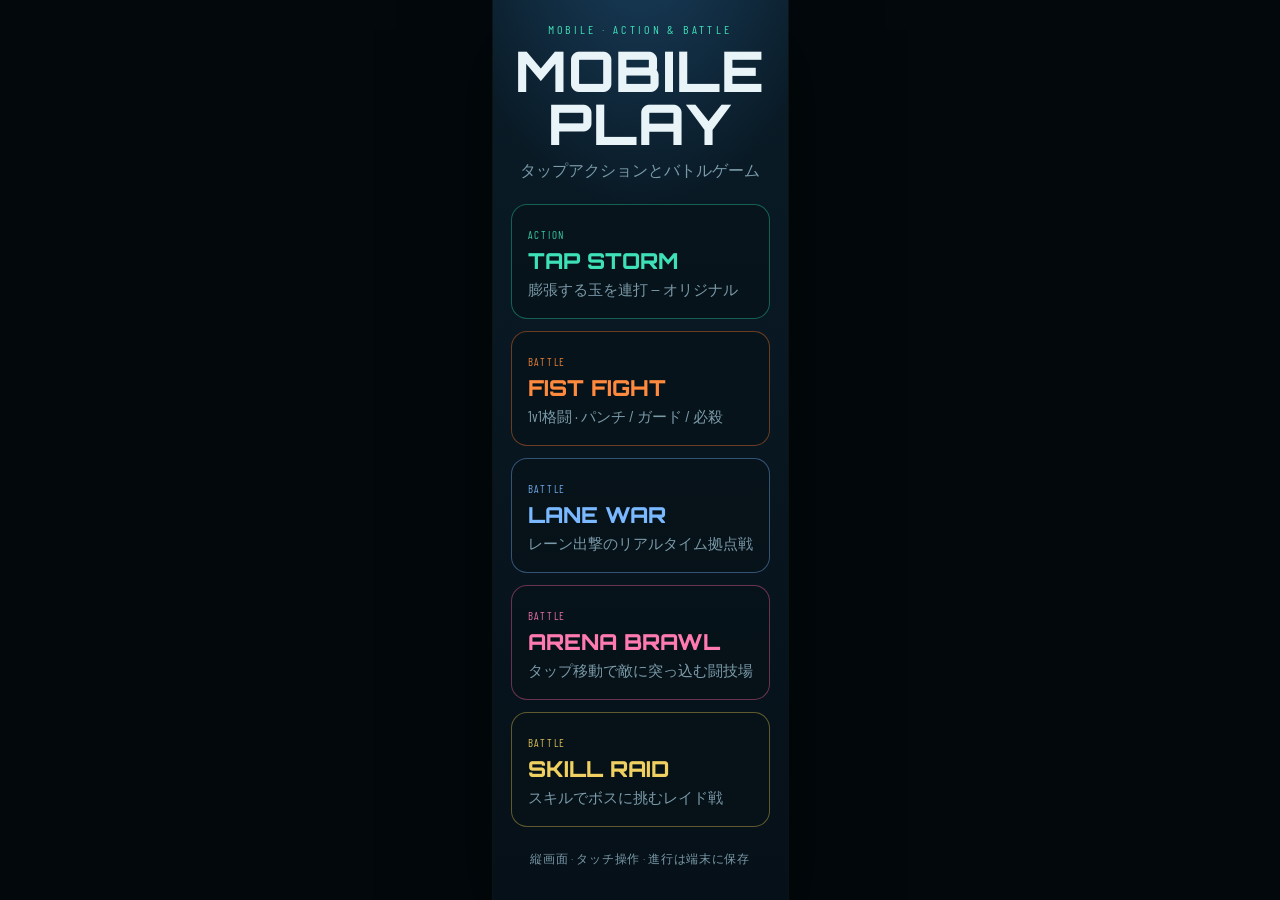
<file: index.html>
<!doctype html>
<html lang="ja">
<head>
  <meta charset="UTF-8" />
  <meta name="viewport" content="width=device-width, initial-scale=1, maximum-scale=1, user-scalable=no, viewport-fit=cover" />
  <meta name="apple-mobile-web-app-capable" content="yes" />
  <meta name="theme-color" content="#061018" />
  <meta name="description" content="スマホ向け · TAP STORM + バトルゲーム集" />
  <title>MOBILE PLAY</title>
  <link rel="preconnect" href="https://fonts.googleapis.com" />
  <link href="https://fonts.googleapis.com/css2?family=Orbitron:wght@600;800&family=Barlow+Condensed:wght@500;700&display=swap" rel="stylesheet" />
  <link rel="stylesheet" href="css/hub.css" />
</head>
<body>
  <div id="hub">
    <header>
      <p class="eyebrow">MOBILE · ACTION & BATTLE</p>
      <h1>MOBILE<br />PLAY</h1>
      <p class="lead">タップアクションとバトルゲーム</p>
    </header>
    <nav class="cards" aria-label="games">
      <a class="card c1" href="games/tap-storm/index.html">
        <span class="tag">ACTION</span>
        <h2>TAP STORM</h2>
        <p>膨張する玉を連打 — オリジナル</p>
      </a>
      <a class="card c2" href="games/fist-fight/index.html">
        <span class="tag">BATTLE</span>
        <h2>FIST FIGHT</h2>
        <p>1v1格闘 · パンチ / ガード / 必殺</p>
      </a>
      <a class="card c3" href="games/lane-war/index.html">
        <span class="tag">BATTLE</span>
        <h2>LANE WAR</h2>
        <p>レーン出撃のリアルタイム拠点戦</p>
      </a>
      <a class="card c4" href="games/arena-brawl/index.html">
        <span class="tag">BATTLE</span>
        <h2>ARENA BRAWL</h2>
        <p>タップ移動で敵に突っ込む闘技場</p>
      </a>
      <a class="card c5" href="games/skill-raid/index.html">
        <span class="tag">BATTLE</span>
        <h2>SKILL RAID</h2>
        <p>スキルでボスに挑むレイド戦</p>
      </a>
    </nav>
    <footer>縦画面 · タッチ操作 · 進行は端末に保存</footer>
  </div>
</body>
</html>
</file>
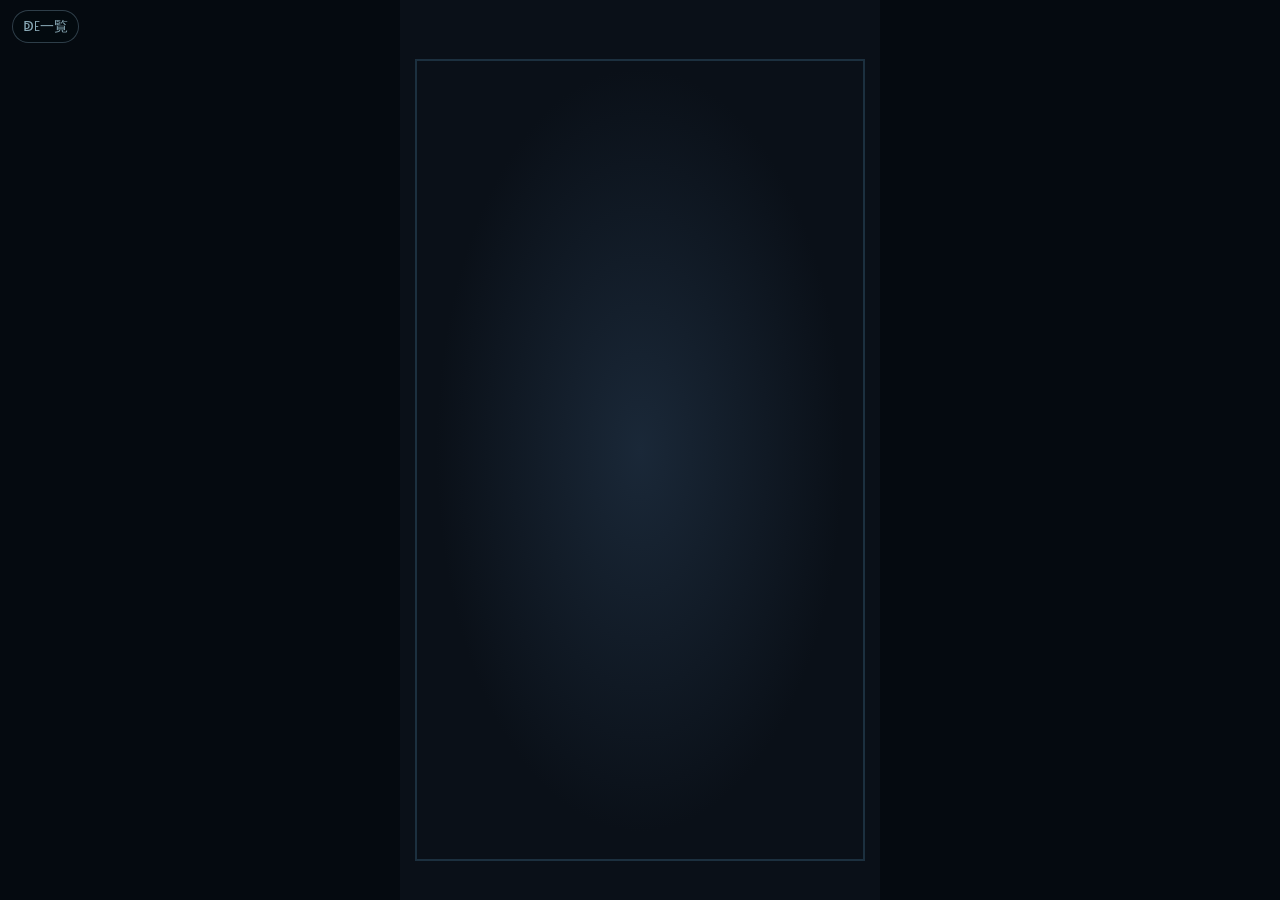
<file: games/arena-brawl/index.html>
<!doctype html>
<html lang="ja">
<head>
  <meta charset="UTF-8" />
  <meta name="viewport" content="width=device-width, initial-scale=1, maximum-scale=1, user-scalable=no, viewport-fit=cover" />
  <meta name="theme-color" content="#0c1018" />
  <title>ARENA BRAWL</title>
  <link href="https://fonts.googleapis.com/css2?family=Orbitron:wght@700;800&family=Barlow+Condensed:wght@600;700&display=swap" rel="stylesheet" />
  <link rel="stylesheet" href="shell.css" />
  <style>
    #app { background: radial-gradient(ellipse at 50% 50%, #1a2838 0%, #0a1018 60%); }
    .eye, h2.result, .hud-top .mid b { color: #60d0ff; }
    .cta { color: #041018; background: linear-gradient(135deg, #90e0ff, #30a0ff); }
    .hint-f {
      position: absolute; left: 0; right: 0; bottom: calc(18px + env(safe-area-inset-bottom,0px));
      text-align: center; z-index: 6; pointer-events: none; color: #6a90a8; font-size: 13px;
    }
  </style>
</head>
<body>
  <a class="back" href="../../index.html">ↁE一覧</a>
  <div id="app">
    <canvas id="c"></canvas>
    <div id="hud" class="hidden">
      <div class="hud-top">
        <div><span class="l">KILLS</span><b id="score">0</b></div>
        <div class="mid"><span class="l">WAVE</span><b id="wave">1</b></div>
        <div class="right"><span class="l">BEST</span><b id="best">0</b></div>
      </div>
      <div id="combo" class="combo">ÁE</div>
      <div id="lives" class="lives"></div>
      <div class="hint-f">画面をタチE�Eして移勁E/ 敵に触れて攻撁E/div>
    </div>
    <div id="title" class="screen">
      <p class="eye">ARENA SURVIVAL</p>
      <h1>ARENA<br />BRAWL</h1>
      <p class="lead">タチE�Eで移動し敵に突っ込んで倒すバトルロイヤル型戦闁E/p>
      <button id="start" class="cta">ENTER</button>
    </div>
    <div id="result" class="screen hidden">
      <p class="eye">ELIMINATED</p>
      <h2 class="result" id="rs">0</h2>
      <button id="again" class="cta">RETRY</button>
      <button id="home" class="cta ghost">TITLE</button>
    </div>
  </div>
  <script type="module" src="./main.js"></script>
</body>
</html>
</file>
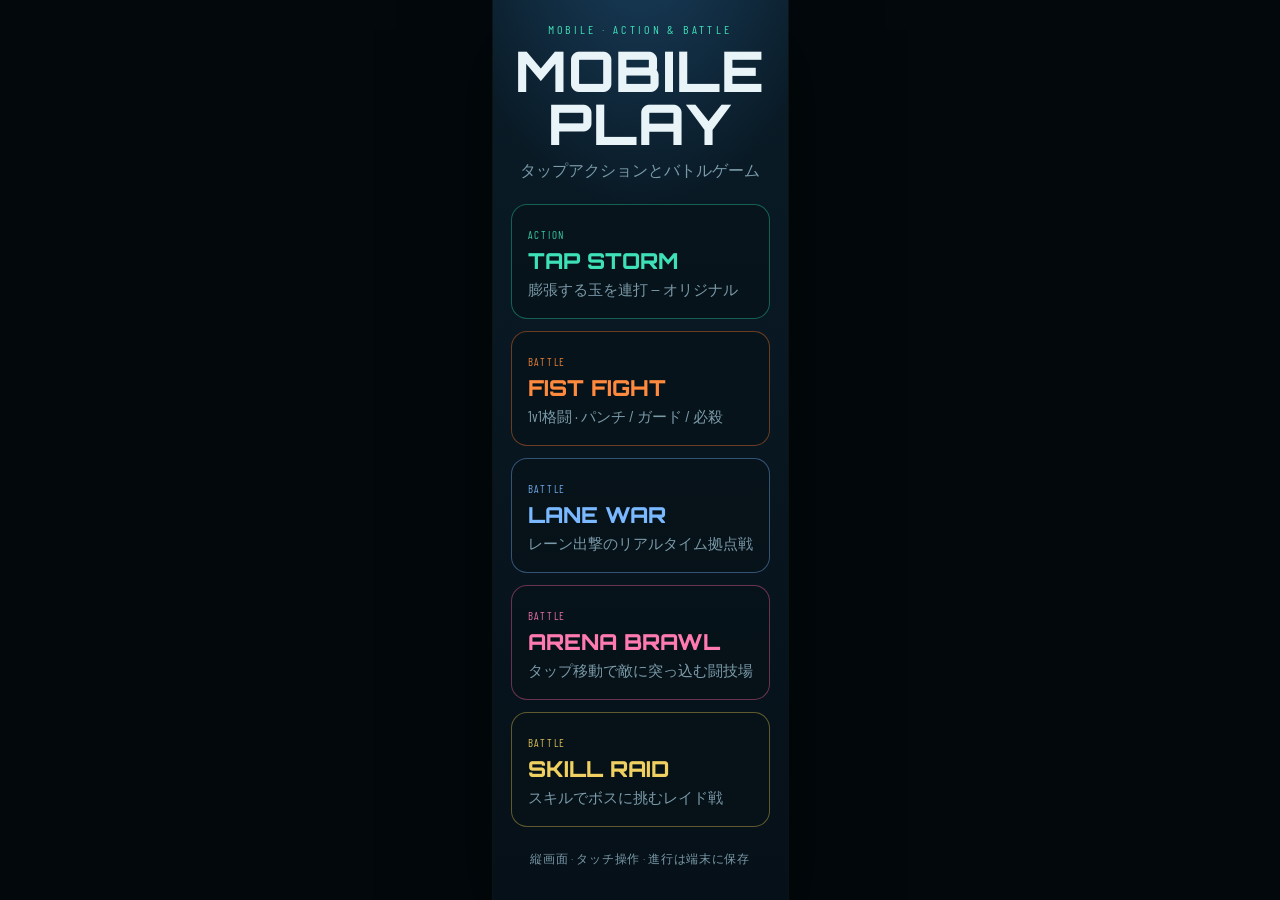
<file: games/boss-mash/index.html>
<!doctype html>
<html lang="ja">
<head>
  <meta charset="UTF-8" />
  <meta http-equiv="refresh" content="0; url=../../index.html" />
  <script>location.replace('../../index.html');</script>
  <title>Moved</title>
</head>
<body>
  <p>こ�Eゲームは移動しました、Ea href="../../index.html">一覧へ</a></p>
</body>
</html>
</file>
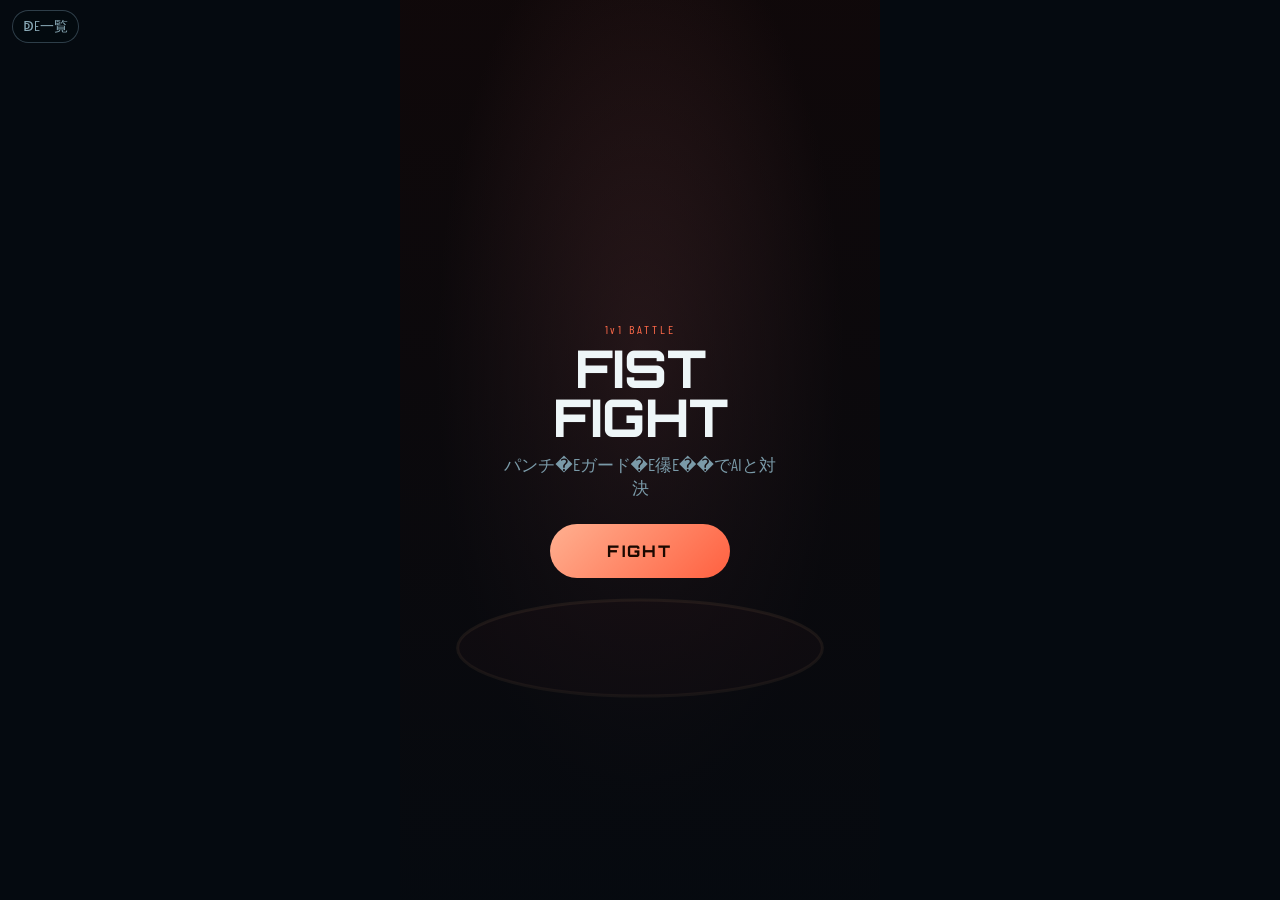
<file: games/fist-fight/index.html>
<!doctype html>
<html lang="ja">
<head>
  <meta charset="UTF-8" />
  <meta name="viewport" content="width=device-width, initial-scale=1, maximum-scale=1, user-scalable=no, viewport-fit=cover" />
  <meta name="theme-color" content="#1a0a0a" />
  <title>FIST FIGHT</title>
  <link href="https://fonts.googleapis.com/css2?family=Orbitron:wght@700;800&family=Barlow+Condensed:wght@600;700&display=swap" rel="stylesheet" />
  <link rel="stylesheet" href="shell.css" />
  <style>
    #app { background: radial-gradient(ellipse at 50% 40%, #402020 0%, #120808 60%); }
    .eye, h2.result { color: #ff6a4a; }
    .cta { color: #1a0800; background: linear-gradient(135deg, #ffb090, #ff6040); }
    #battle-ui {
      position: absolute; left: 0; right: 0; bottom: 0; z-index: 8;
      padding: 12px 14px calc(18px + env(safe-area-inset-bottom, 0px));
      display: grid; grid-template-columns: 1fr 1.2fr 1fr; gap: 10px; pointer-events: all;
    }
    #battle-ui button {
      border: 0; border-radius: 14px; min-height: 64px; font-family: Orbitron, sans-serif;
      font-weight: 800; font-size: 14px; letter-spacing: 0.08em; color: #fff; cursor: pointer;
    }
    #btn-block { background: #2a3848; }
    #btn-punch { background: linear-gradient(180deg, #ff8060, #e03020); font-size: 18px; }
    #btn-special { background: linear-gradient(180deg, #ffd060, #e09020); color: #201000; }
    #btn-special:disabled, #btn-punch:disabled, #btn-block:disabled { opacity: 0.4; }
    .hp-wrap { position: absolute; left: 14px; right: 14px; top: calc(14px + env(safe-area-inset-top,0px)); z-index: 6; pointer-events: none; }
    .hp-row { display: flex; justify-content: space-between; align-items: center; margin-bottom: 4px; font-size: 12px; letter-spacing: 0.12em; }
    .bar { height: 12px; border-radius: 6px; background: #221418; overflow: hidden; border: 1px solid #4a3030; margin-bottom: 10px; }
    .bar > i { display: block; height: 100%; width: 100%; }
    #php { background: linear-gradient(90deg, #2a8a40, #50ff80); }
    #ehp { background: linear-gradient(90deg, #8a2020, #ff5050); }
    #msg { position: absolute; left: 0; right: 0; top: 42%; text-align: center; z-index: 7;
      font-family: Orbitron, sans-serif; font-size: 28px; font-weight: 800; opacity: 0; pointer-events: none;
      text-shadow: 0 0 12px rgba(0,0,0,.8); transition: opacity 0.15s; }
    #msg.show { opacity: 1; }
  </style>
</head>
<body>
  <a class="back" href="../../index.html">ↁE一覧</a>
  <div id="app">
    <canvas id="c"></canvas>
    <div id="hud" class="hidden">
      <div class="hp-wrap">
        <div class="hp-row"><span>YOU</span><span id="round">R1</span><span id="enemy-name">RIVAL</span></div>
        <div class="bar"><i id="php"></i></div>
        <div class="bar"><i id="ehp"></i></div>
      </div>
      <div id="msg"></div>
    </div>
    <div id="battle-ui" class="hidden">
      <button type="button" id="btn-block">BLOCK</button>
      <button type="button" id="btn-punch">PUNCH</button>
      <button type="button" id="btn-special">SP</button>
    </div>
    <div id="title" class="screen">
      <p class="eye">1v1 BATTLE</p>
      <h1>FIST<br />FIGHT</h1>
      <p class="lead">パンチ�Eガード�E忁E��でAIと対決</p>
      <button id="start" class="cta">FIGHT</button>
    </div>
    <div id="result" class="screen hidden">
      <p class="eye" id="result-eye">WIN</p>
      <h2 class="result" id="rs">0</h2>
      <p class="lead" id="result-sub">wins</p>
      <button id="again" class="cta">REMATCH</button>
      <button id="home" class="cta ghost">TITLE</button>
    </div>
  </div>
  <script type="module" src="./main.js"></script>
</body>
</html>
</file>
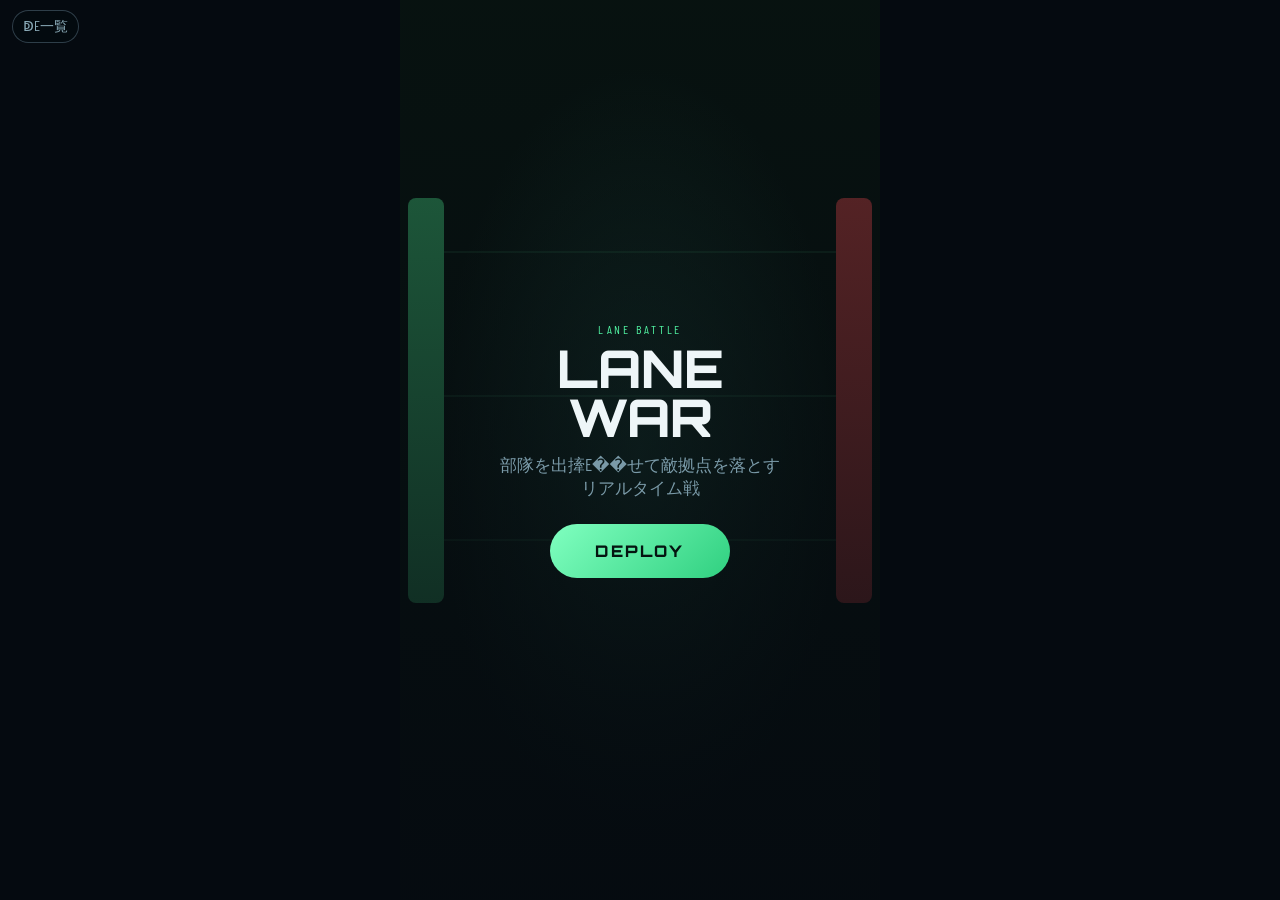
<file: games/lane-war/index.html>
<!doctype html>
<html lang="ja">
<head>
  <meta charset="UTF-8" />
  <meta name="viewport" content="width=device-width, initial-scale=1, maximum-scale=1, user-scalable=no, viewport-fit=cover" />
  <meta name="theme-color" content="#0a1410" />
  <title>LANE WAR</title>
  <link href="https://fonts.googleapis.com/css2?family=Orbitron:wght@700;800&family=Barlow+Condensed:wght@600;700&display=swap" rel="stylesheet" />
  <link rel="stylesheet" href="shell.css" />
  <style>
    #app { background: radial-gradient(ellipse at 50% 50%, #143028 0%, #081410 60%); }
    .eye, h2.result { color: #50f0a0; }
    .cta { color: #041410; background: linear-gradient(135deg, #80ffc0, #30d080); }
    #topbar {
      position: absolute; left: 12px; right: 12px; top: calc(12px + env(safe-area-inset-top,0px));
      display: flex; justify-content: space-between; gap: 8px; z-index: 6; pointer-events: none;
      font-family: Orbitron, sans-serif; font-size: 13px;
    }
    .basehp { flex: 1; }
    .basehp span { display: block; font-size: 10px; letter-spacing: .12em; color: #8ab89a; margin-bottom: 3px; }
    .basehp .bar { height: 10px; background: #142018; border-radius: 5px; overflow: hidden; border: 1px solid #2a4030; }
    .basehp .bar > i { display: block; height: 100%; }
    #ph { background: linear-gradient(90deg,#208040,#50ff90); }
    #eh { background: linear-gradient(90deg,#803020,#ff6040); }
    #gold { text-align: center; min-width: 64px; color: #ffd060; font-size: 18px; font-weight: 800; padding-top: 10px; }
    #deploy {
      position: absolute; left: 10px; right: 10px; bottom: calc(12px + env(safe-area-inset-bottom,0px));
      display: grid; grid-template-columns: repeat(3, 1fr); gap: 8px; z-index: 8; pointer-events: all;
    }
    #deploy button {
      border: 1.5px solid #3a6048; border-radius: 12px; min-height: 72px; background: rgba(10,24,16,.9);
      color: #d8ffe8; font-family: Orbitron, sans-serif; font-weight: 800; cursor: pointer;
    }
    #deploy button .c { display: block; color: #ffd060; font-size: 12px; margin-top: 4px; }
    #deploy button:disabled { opacity: 0.35; }
    #stage-label {
      position: absolute; left: 0; right: 0; top: calc(70px + env(safe-area-inset-top,0px));
      text-align: center; z-index: 6; pointer-events: none; color: #8ab89a; letter-spacing: .16em; font-size: 12px;
    }
  </style>
</head>
<body>
  <a class="back" href="../../index.html">ↁE一覧</a>
  <div id="app">
    <canvas id="c"></canvas>
    <div id="hud" class="hidden">
      <div id="topbar">
        <div class="basehp"><span>YOU</span><div class="bar"><i id="ph"></i></div></div>
        <div id="gold">0</div>
        <div class="basehp"><span>ENEMY</span><div class="bar"><i id="eh"></i></div></div>
      </div>
      <div id="stage-label">STAGE 1</div>
      <div id="deploy">
        <button type="button" data-u="inf"><div>歩兵</div><span class="c">15G</span></button>
        <button type="button" data-u="tank"><div>戦軁E/div><span class="c">40G</span></button>
        <button type="button" data-u="elite"><div>精鋭</div><span class="c">70G</span></button>
      </div>
    </div>
    <div id="title" class="screen">
      <p class="eye">LANE BATTLE</p>
      <h1>LANE<br />WAR</h1>
      <p class="lead">部隊を出撁E��せて敵拠点を落とすリアルタイム戦</p>
      <button id="start" class="cta">DEPLOY</button>
    </div>
    <div id="result" class="screen hidden">
      <p class="eye" id="result-eye">VICTORY</p>
      <h2 class="result" id="rs">1</h2>
      <p class="lead">stage cleared</p>
      <button id="again" class="cta">NEXT / RETRY</button>
      <button id="home" class="cta ghost">TITLE</button>
    </div>
  </div>
  <script type="module" src="./main.js"></script>
</body>
</html>
</file>
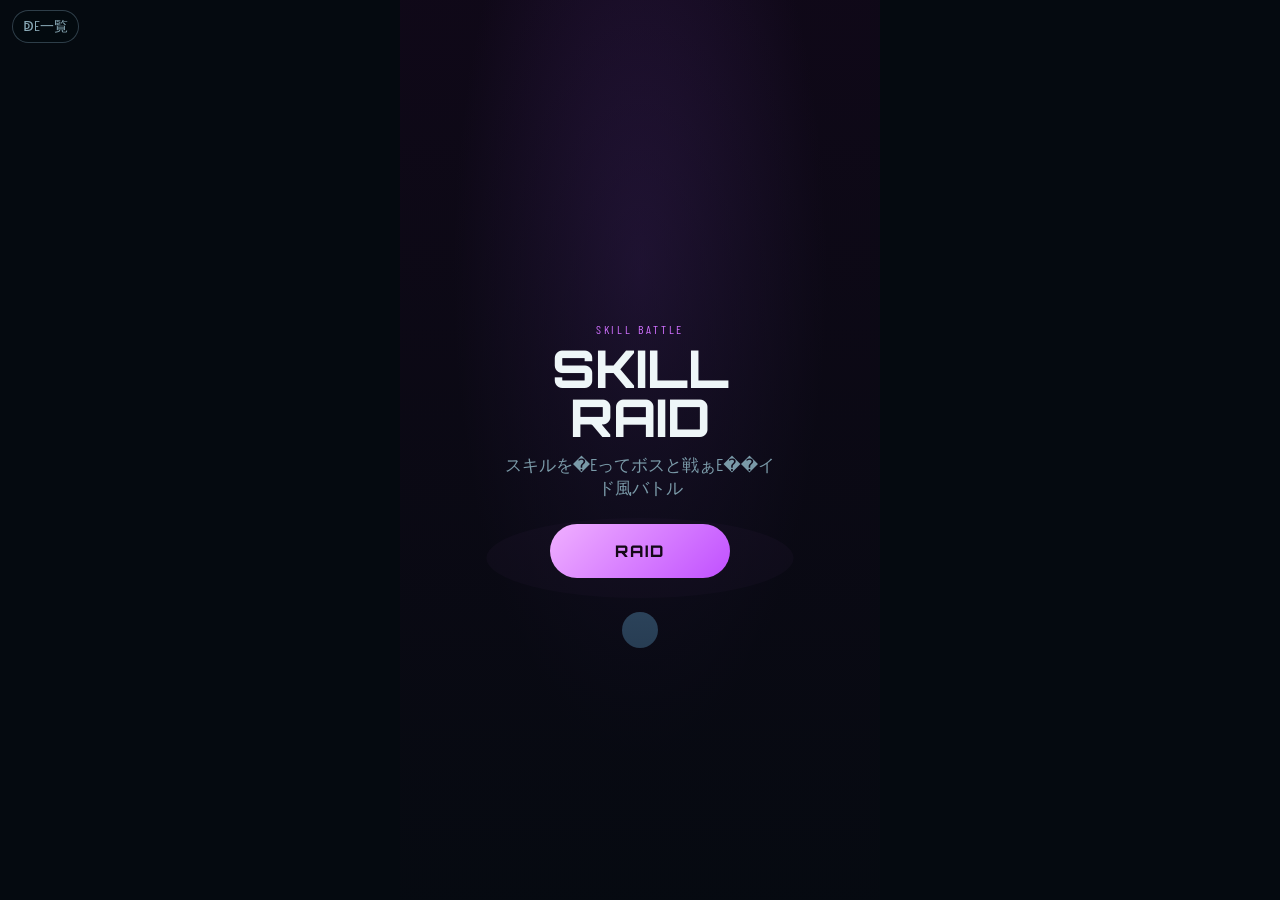
<file: games/skill-raid/index.html>
<!doctype html>
<html lang="ja">
<head>
  <meta charset="UTF-8" />
  <meta name="viewport" content="width=device-width, initial-scale=1, maximum-scale=1, user-scalable=no, viewport-fit=cover" />
  <meta name="theme-color" content="#12081a" />
  <title>SKILL RAID</title>
  <link href="https://fonts.googleapis.com/css2?family=Orbitron:wght@700;800&family=Barlow+Condensed:wght@600;700&display=swap" rel="stylesheet" />
  <link rel="stylesheet" href="shell.css" />
  <style>
    #app { background: radial-gradient(ellipse at 50% 30%, #301848 0%, #12081a 55%); }
    .eye, h2.result { color: #d070ff; }
    .cta { color: #140818; background: linear-gradient(135deg, #f0b0ff, #c050ff); }
    #skills {
      position: absolute; left: 10px; right: 10px; bottom: calc(12px + env(safe-area-inset-bottom,0px));
      display: grid; grid-template-columns: repeat(4, 1fr); gap: 8px; z-index: 8; pointer-events: all;
    }
    #skills button {
      position: relative; overflow: hidden; border: 1.5px solid #604080; border-radius: 12px;
      min-height: 70px; background: rgba(20,10,28,.92); color: #f0e0ff;
      font-family: Orbitron, sans-serif; font-weight: 800; font-size: 12px; cursor: pointer;
    }
    #skills button .cd {
      position: absolute; left: 0; right: 0; bottom: 0; height: 0%;
      background: rgba(0,0,0,0.55); pointer-events: none;
    }
    #skills button:disabled { opacity: 0.45; }
    #boss-wrap {
      position: absolute; left: 14px; right: 14px; top: calc(12px + env(safe-area-inset-top,0px));
      z-index: 6; pointer-events: none;
    }
    #boss-wrap .name { font-family: Orbitron,sans-serif; font-size: 12px; letter-spacing: .14em; color: #e0b0ff; margin-bottom: 4px; }
    #boss-wrap .bar { height: 12px; border-radius: 6px; background: #221028; border: 1px solid #503060; overflow: hidden; }
    #boss-wrap .bar > i { display: block; height: 100%; width: 100%; background: linear-gradient(90deg,#ff70c0,#c050ff); }
    #log {
      position: absolute; left: 0; right: 0; top: 38%; text-align: center; z-index: 7;
      font-family: Orbitron,sans-serif; font-size: 22px; font-weight: 800; opacity: 0; pointer-events: none;
      transition: opacity .12s; text-shadow: 0 0 12px #000;
    }
    #log.show { opacity: 1; }
  </style>
</head>
<body>
  <a class="back" href="../../index.html">ↁE一覧</a>
  <div id="app">
    <canvas id="c"></canvas>
    <div id="hud" class="hidden">
      <div id="boss-wrap">
        <div class="name" id="bname">RAID BOSS</div>
        <div class="bar"><i id="bhp"></i></div>
        <div style="display:flex;justify-content:space-between;margin-top:8px;font-family:Orbitron,sans-serif;font-size:13px;">
          <span>HP <b id="php">100</b></span>
          <span>STAGE <b id="stage">1</b></span>
        </div>
      </div>
      <div id="log"></div>
      <div id="skills">
        <button type="button" data-s="slash">SLASH<span class="cd"></span></button>
        <button type="button" data-s="bash">BASH<span class="cd"></span></button>
        <button type="button" data-s="heal">HEAL<span class="cd"></span></button>
        <button type="button" data-s="ult">ULT<span class="cd"></span></button>
      </div>
    </div>
    <div id="title" class="screen">
      <p class="eye">SKILL BATTLE</p>
      <h1>SKILL<br />RAID</h1>
      <p class="lead">スキルを�Eってボスと戦ぁE��イド風バトル</p>
      <button id="start" class="cta">RAID</button>
    </div>
    <div id="result" class="screen hidden">
      <p class="eye" id="result-eye">CLEAR</p>
      <h2 class="result" id="rs">1</h2>
      <button id="again" class="cta">NEXT</button>
      <button id="home" class="cta ghost">TITLE</button>
    </div>
  </div>
  <script type="module" src="./main.js"></script>
</body>
</html>
</file>
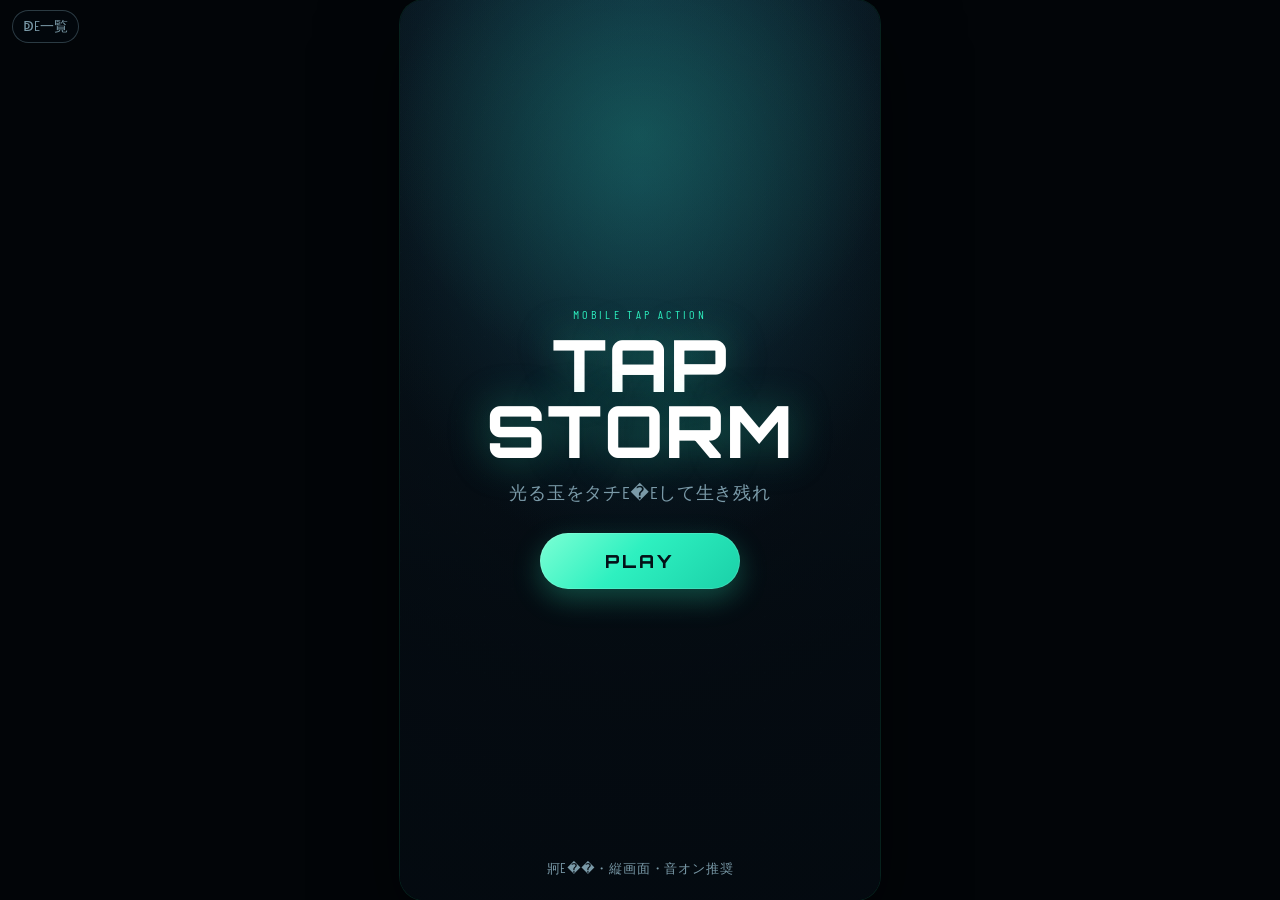
<file: games/tap-storm/index.html>
<!doctype html>
<html lang="ja">
<head>
  <meta charset="UTF-8" />
  <meta name="viewport" content="width=device-width, initial-scale=1, maximum-scale=1, user-scalable=no, viewport-fit=cover" />
  <meta name="apple-mobile-web-app-capable" content="yes" />
  <meta name="apple-mobile-web-app-status-bar-style" content="black-translucent" />
  <meta name="mobile-web-app-capable" content="yes" />
  <meta name="theme-color" content="#071018" />
  <meta name="description" content="スマ�E専用タチE�Eアクション  ETAP STORM" />
  <title>TAP STORM</title>
  <link rel="preconnect" href="https://fonts.googleapis.com" />
  <link href="https://fonts.googleapis.com/css2?family=Orbitron:wght@600;800&family=Barlow+Condensed:wght@500;700&display=swap" rel="stylesheet" />
  <link rel="stylesheet" href="css/style.css" />
</head>
<body>
  <a class="back" href="../../index.html">ↁE一覧</a>
  <div id="app">
    <canvas id="game"></canvas>

    <div id="hud" class="hidden">
      <div class="hud-row">
        <div class="stat">
          <span class="label">SCORE</span>
          <span class="value" id="score">0</span>
        </div>
        <div class="stat center">
          <span class="label">WAVE</span>
          <span class="value" id="wave">1</span>
        </div>
        <div class="stat right">
          <span class="label">BEST</span>
          <span class="value" id="best">0</span>
        </div>
      </div>
      <div class="combo-wrap">
        <div id="combo" class="combo">ÁE</div>
      </div>
      <div class="lives" id="lives" aria-label="lives"></div>
    </div>

    <div id="title-screen" class="screen">
      <div class="bg-glow"></div>
      <p class="eyebrow">MOBILE TAP ACTION</p>
      <h1 class="brand">TAP<br />STORM</h1>
      <p class="lead">光る玉をタチE�Eして生き残れ</p>
      <button type="button" id="btn-start" class="cta">PLAY</button>
      <p class="hint">牁E��・縦画面・音オン推奨</p>
    </div>

    <div id="result-screen" class="screen hidden">
      <p class="eyebrow" id="result-eyebrow">GAME OVER</p>
      <h2 class="result-title" id="result-title">0</h2>
      <p class="lead" id="result-sub">SCORE</p>
      <div class="result-meta">
        <div><span class="label">WAVE</span><span id="result-wave">1</span></div>
        <div><span class="label">MAX COMBO</span><span id="result-combo">1</span></div>
      </div>
      <button type="button" id="btn-again" class="cta">AGAIN</button>
      <button type="button" id="btn-home" class="cta ghost">TITLE</button>
    </div>
  </div>

  <script type="module" src="js/main.js"></script>
</body>
</html>
</file>
<file: css/hub.css>
:root {
  --bg: #061018;
  --ink: #e8f4f8;
  --muted: #7a9aa8;
  --safe-top: env(safe-area-inset-top, 0px);
  --safe-bottom: env(safe-area-inset-bottom, 0px);
}

* {
  box-sizing: border-box;
  -webkit-tap-highlight-color: transparent;
}

html, body {
  margin: 0;
  min-height: 100%;
  background: var(--bg);
  color: var(--ink);
  font-family: "Barlow Condensed", system-ui, sans-serif;
}

#hub {
  max-width: 480px;
  min-height: 100dvh;
  margin: 0 auto;
  padding: calc(22px + var(--safe-top)) 18px calc(28px + var(--safe-bottom));
  background:
    radial-gradient(ellipse 120% 60% at 50% -10%, #1a4060 0%, transparent 55%),
    linear-gradient(180deg, #0a1c28 0%, var(--bg) 100%);
}

header { text-align: center; margin-bottom: 22px; }

.eyebrow {
  margin: 0 0 8px;
  font-size: 12px;
  letter-spacing: 0.28em;
  color: #3ee0b8;
}

h1 {
  margin: 0 0 10px;
  font-family: "Orbitron", sans-serif;
  font-weight: 800;
  font-size: clamp(40px, 12vw, 56px);
  line-height: 0.95;
  letter-spacing: 0.02em;
}

.lead {
  margin: 0;
  color: var(--muted);
  font-size: 16px;
}

.cards {
  display: grid;
  gap: 12px;
}

.card {
  display: block;
  text-decoration: none;
  color: inherit;
  border-radius: 16px;
  padding: 18px 16px;
  border: 1px solid rgba(255, 255, 255, 0.08);
  background: rgba(8, 18, 24, 0.72);
  transition: transform 0.12s ease, border-color 0.12s ease;
}

.card:active { transform: scale(0.98); }

.card .tag {
  display: inline-block;
  font-size: 11px;
  letter-spacing: 0.16em;
  margin-bottom: 6px;
  opacity: 0.9;
}

.card h2 {
  margin: 0 0 6px;
  font-family: "Orbitron", sans-serif;
  font-size: 22px;
  font-weight: 800;
}

.card p {
  margin: 0;
  color: var(--muted);
  font-size: 15px;
}

.card.c1 { border-color: rgba(46, 240, 192, 0.35); }
.card.c1 .tag, .card.c1 h2 { color: #3ee0b8; }

.card.c2 { border-color: rgba(255, 122, 46, 0.4); }
.card.c2 .tag, .card.c2 h2 { color: #ff8a3d; }

.card.c3 { border-color: rgba(120, 180, 255, 0.4); }
.card.c3 .tag, .card.c3 h2 { color: #7ab8ff; }

.card.c4 { border-color: rgba(255, 100, 160, 0.4); }
.card.c4 .tag, .card.c4 h2 { color: #ff7ab0; }

.card.c5 { border-color: rgba(230, 200, 80, 0.4); }
.card.c5 .tag, .card.c5 h2 { color: #f0d060; }

footer {
  margin-top: 24px;
  text-align: center;
  font-size: 12px;
  color: var(--muted);
  letter-spacing: 0.06em;
}

@media (min-width: 520px) {
  body {
    display: flex;
    justify-content: center;
    background: #02080c;
  }
  #hub {
    box-shadow: 0 0 0 1px rgba(255, 255, 255, 0.05), 0 30px 80px rgba(0, 0, 0, 0.5);
    border-radius: 0;
  }
}
</file>
<file: games/arena-brawl/shell.css>
/* 共通スマホゲームシェル */
* { box-sizing: border-box; -webkit-tap-highlight-color: transparent; touch-action: manipulation; }
html, body {
  margin: 0; height: 100%; overflow: hidden; user-select: none;
  font-family: "Barlow Condensed", system-ui, sans-serif; color: #eef6f8;
  background: #050a10;
}
#app {
  position: relative; max-width: 480px; height: 100%; margin: 0 auto; overflow: hidden;
}
#c { position: absolute; inset: 0; width: 100%; height: 100%; touch-action: none; display: block; }
.hidden { display: none !important; }
.back {
  position: fixed; z-index: 50; top: calc(10px + env(safe-area-inset-top, 0px)); left: 12px;
  color: #8aabb8; text-decoration: none; font-size: 14px; padding: 6px 10px;
  background: rgba(4, 10, 16, 0.7); border: 1px solid rgba(130, 160, 180, 0.35); border-radius: 999px;
}
#hud {
  position: absolute; inset: 0; pointer-events: none; z-index: 5;
  padding: calc(12px + env(safe-area-inset-top, 0px)) 14px calc(12px + env(safe-area-inset-bottom, 0px));
}
.hud-top { display: grid; grid-template-columns: 1fr 1fr 1fr; }
.hud-top .l { display: block; font-size: 11px; letter-spacing: 0.16em; color: #7a9aa8; }
.hud-top b { font-family: Orbitron, sans-serif; font-size: 22px; font-weight: 800; }
.hud-top .mid { text-align: center; }
.hud-top .right { text-align: right; }
.combo {
  text-align: center; margin-top: 6px; min-height: 32px;
  font-family: Orbitron, sans-serif; font-size: 26px; font-weight: 800; color: #ffb040;
  opacity: 0; transform: scale(0.85); transition: 0.12s;
  text-shadow: 0 0 16px rgba(255, 160, 40, 0.45);
}
.combo.show { opacity: 1; transform: scale(1); }
.lives {
  position: absolute; left: 50%; bottom: calc(16px + env(safe-area-inset-bottom, 0px));
  transform: translateX(-50%); display: flex; gap: 8px;
}
.lives i {
  width: 11px; height: 11px; border-radius: 50%; background: #2ef0c0;
  box-shadow: 0 0 10px rgba(46, 240, 192, 0.5); display: block;
}
.lives i.off { background: #243038; box-shadow: none; opacity: 0.5; }
.screen {
  position: absolute; inset: 0; z-index: 10; display: flex; flex-direction: column;
  align-items: center; justify-content: center; text-align: center; padding: 24px;
  background: linear-gradient(180deg, rgba(5,10,16,0.2), rgba(5,10,16,0.92));
}
.eye { margin: 0 0 8px; font-size: 12px; letter-spacing: 0.24em; }
h1 {
  margin: 0 0 12px; font-family: Orbitron, sans-serif; font-weight: 800;
  font-size: clamp(36px, 12vw, 52px); line-height: 0.95;
}
.lead { margin: 0 0 24px; color: #7a9aa8; font-size: 17px; max-width: 280px; }
h2.result { margin: 0 0 22px; font-family: Orbitron, sans-serif; font-size: 52px; font-weight: 800; }
.cta {
  border: 0; min-width: 180px; min-height: 54px; border-radius: 999px; cursor: pointer;
  font-family: Orbitron, sans-serif; font-weight: 800; font-size: 16px; letter-spacing: 0.14em;
}
.cta.ghost {
  margin-top: 10px; background: transparent; color: #eef6f8;
  border: 1.5px solid rgba(130, 160, 180, 0.45);
}
.cta:active { transform: scale(0.96); }
</file>
<file: games/fist-fight/shell.css>
/* 共通スマホゲームシェル */
* { box-sizing: border-box; -webkit-tap-highlight-color: transparent; touch-action: manipulation; }
html, body {
  margin: 0; height: 100%; overflow: hidden; user-select: none;
  font-family: "Barlow Condensed", system-ui, sans-serif; color: #eef6f8;
  background: #050a10;
}
#app {
  position: relative; max-width: 480px; height: 100%; margin: 0 auto; overflow: hidden;
}
#c { position: absolute; inset: 0; width: 100%; height: 100%; touch-action: none; display: block; }
.hidden { display: none !important; }
.back {
  position: fixed; z-index: 50; top: calc(10px + env(safe-area-inset-top, 0px)); left: 12px;
  color: #8aabb8; text-decoration: none; font-size: 14px; padding: 6px 10px;
  background: rgba(4, 10, 16, 0.7); border: 1px solid rgba(130, 160, 180, 0.35); border-radius: 999px;
}
#hud {
  position: absolute; inset: 0; pointer-events: none; z-index: 5;
  padding: calc(12px + env(safe-area-inset-top, 0px)) 14px calc(12px + env(safe-area-inset-bottom, 0px));
}
.hud-top { display: grid; grid-template-columns: 1fr 1fr 1fr; }
.hud-top .l { display: block; font-size: 11px; letter-spacing: 0.16em; color: #7a9aa8; }
.hud-top b { font-family: Orbitron, sans-serif; font-size: 22px; font-weight: 800; }
.hud-top .mid { text-align: center; }
.hud-top .right { text-align: right; }
.combo {
  text-align: center; margin-top: 6px; min-height: 32px;
  font-family: Orbitron, sans-serif; font-size: 26px; font-weight: 800; color: #ffb040;
  opacity: 0; transform: scale(0.85); transition: 0.12s;
  text-shadow: 0 0 16px rgba(255, 160, 40, 0.45);
}
.combo.show { opacity: 1; transform: scale(1); }
.lives {
  position: absolute; left: 50%; bottom: calc(16px + env(safe-area-inset-bottom, 0px));
  transform: translateX(-50%); display: flex; gap: 8px;
}
.lives i {
  width: 11px; height: 11px; border-radius: 50%; background: #2ef0c0;
  box-shadow: 0 0 10px rgba(46, 240, 192, 0.5); display: block;
}
.lives i.off { background: #243038; box-shadow: none; opacity: 0.5; }
.screen {
  position: absolute; inset: 0; z-index: 10; display: flex; flex-direction: column;
  align-items: center; justify-content: center; text-align: center; padding: 24px;
  background: linear-gradient(180deg, rgba(5,10,16,0.2), rgba(5,10,16,0.92));
}
.eye { margin: 0 0 8px; font-size: 12px; letter-spacing: 0.24em; }
h1 {
  margin: 0 0 12px; font-family: Orbitron, sans-serif; font-weight: 800;
  font-size: clamp(36px, 12vw, 52px); line-height: 0.95;
}
.lead { margin: 0 0 24px; color: #7a9aa8; font-size: 17px; max-width: 280px; }
h2.result { margin: 0 0 22px; font-family: Orbitron, sans-serif; font-size: 52px; font-weight: 800; }
.cta {
  border: 0; min-width: 180px; min-height: 54px; border-radius: 999px; cursor: pointer;
  font-family: Orbitron, sans-serif; font-weight: 800; font-size: 16px; letter-spacing: 0.14em;
}
.cta.ghost {
  margin-top: 10px; background: transparent; color: #eef6f8;
  border: 1.5px solid rgba(130, 160, 180, 0.45);
}
.cta:active { transform: scale(0.96); }
</file>
<file: games/lane-war/shell.css>
/* 共通スマホゲームシェル */
* { box-sizing: border-box; -webkit-tap-highlight-color: transparent; touch-action: manipulation; }
html, body {
  margin: 0; height: 100%; overflow: hidden; user-select: none;
  font-family: "Barlow Condensed", system-ui, sans-serif; color: #eef6f8;
  background: #050a10;
}
#app {
  position: relative; max-width: 480px; height: 100%; margin: 0 auto; overflow: hidden;
}
#c { position: absolute; inset: 0; width: 100%; height: 100%; touch-action: none; display: block; }
.hidden { display: none !important; }
.back {
  position: fixed; z-index: 50; top: calc(10px + env(safe-area-inset-top, 0px)); left: 12px;
  color: #8aabb8; text-decoration: none; font-size: 14px; padding: 6px 10px;
  background: rgba(4, 10, 16, 0.7); border: 1px solid rgba(130, 160, 180, 0.35); border-radius: 999px;
}
#hud {
  position: absolute; inset: 0; pointer-events: none; z-index: 5;
  padding: calc(12px + env(safe-area-inset-top, 0px)) 14px calc(12px + env(safe-area-inset-bottom, 0px));
}
.hud-top { display: grid; grid-template-columns: 1fr 1fr 1fr; }
.hud-top .l { display: block; font-size: 11px; letter-spacing: 0.16em; color: #7a9aa8; }
.hud-top b { font-family: Orbitron, sans-serif; font-size: 22px; font-weight: 800; }
.hud-top .mid { text-align: center; }
.hud-top .right { text-align: right; }
.combo {
  text-align: center; margin-top: 6px; min-height: 32px;
  font-family: Orbitron, sans-serif; font-size: 26px; font-weight: 800; color: #ffb040;
  opacity: 0; transform: scale(0.85); transition: 0.12s;
  text-shadow: 0 0 16px rgba(255, 160, 40, 0.45);
}
.combo.show { opacity: 1; transform: scale(1); }
.lives {
  position: absolute; left: 50%; bottom: calc(16px + env(safe-area-inset-bottom, 0px));
  transform: translateX(-50%); display: flex; gap: 8px;
}
.lives i {
  width: 11px; height: 11px; border-radius: 50%; background: #2ef0c0;
  box-shadow: 0 0 10px rgba(46, 240, 192, 0.5); display: block;
}
.lives i.off { background: #243038; box-shadow: none; opacity: 0.5; }
.screen {
  position: absolute; inset: 0; z-index: 10; display: flex; flex-direction: column;
  align-items: center; justify-content: center; text-align: center; padding: 24px;
  background: linear-gradient(180deg, rgba(5,10,16,0.2), rgba(5,10,16,0.92));
}
.eye { margin: 0 0 8px; font-size: 12px; letter-spacing: 0.24em; }
h1 {
  margin: 0 0 12px; font-family: Orbitron, sans-serif; font-weight: 800;
  font-size: clamp(36px, 12vw, 52px); line-height: 0.95;
}
.lead { margin: 0 0 24px; color: #7a9aa8; font-size: 17px; max-width: 280px; }
h2.result { margin: 0 0 22px; font-family: Orbitron, sans-serif; font-size: 52px; font-weight: 800; }
.cta {
  border: 0; min-width: 180px; min-height: 54px; border-radius: 999px; cursor: pointer;
  font-family: Orbitron, sans-serif; font-weight: 800; font-size: 16px; letter-spacing: 0.14em;
}
.cta.ghost {
  margin-top: 10px; background: transparent; color: #eef6f8;
  border: 1.5px solid rgba(130, 160, 180, 0.45);
}
.cta:active { transform: scale(0.96); }
</file>
<file: games/skill-raid/shell.css>
/* 共通スマホゲームシェル */
* { box-sizing: border-box; -webkit-tap-highlight-color: transparent; touch-action: manipulation; }
html, body {
  margin: 0; height: 100%; overflow: hidden; user-select: none;
  font-family: "Barlow Condensed", system-ui, sans-serif; color: #eef6f8;
  background: #050a10;
}
#app {
  position: relative; max-width: 480px; height: 100%; margin: 0 auto; overflow: hidden;
}
#c { position: absolute; inset: 0; width: 100%; height: 100%; touch-action: none; display: block; }
.hidden { display: none !important; }
.back {
  position: fixed; z-index: 50; top: calc(10px + env(safe-area-inset-top, 0px)); left: 12px;
  color: #8aabb8; text-decoration: none; font-size: 14px; padding: 6px 10px;
  background: rgba(4, 10, 16, 0.7); border: 1px solid rgba(130, 160, 180, 0.35); border-radius: 999px;
}
#hud {
  position: absolute; inset: 0; pointer-events: none; z-index: 5;
  padding: calc(12px + env(safe-area-inset-top, 0px)) 14px calc(12px + env(safe-area-inset-bottom, 0px));
}
.hud-top { display: grid; grid-template-columns: 1fr 1fr 1fr; }
.hud-top .l { display: block; font-size: 11px; letter-spacing: 0.16em; color: #7a9aa8; }
.hud-top b { font-family: Orbitron, sans-serif; font-size: 22px; font-weight: 800; }
.hud-top .mid { text-align: center; }
.hud-top .right { text-align: right; }
.combo {
  text-align: center; margin-top: 6px; min-height: 32px;
  font-family: Orbitron, sans-serif; font-size: 26px; font-weight: 800; color: #ffb040;
  opacity: 0; transform: scale(0.85); transition: 0.12s;
  text-shadow: 0 0 16px rgba(255, 160, 40, 0.45);
}
.combo.show { opacity: 1; transform: scale(1); }
.lives {
  position: absolute; left: 50%; bottom: calc(16px + env(safe-area-inset-bottom, 0px));
  transform: translateX(-50%); display: flex; gap: 8px;
}
.lives i {
  width: 11px; height: 11px; border-radius: 50%; background: #2ef0c0;
  box-shadow: 0 0 10px rgba(46, 240, 192, 0.5); display: block;
}
.lives i.off { background: #243038; box-shadow: none; opacity: 0.5; }
.screen {
  position: absolute; inset: 0; z-index: 10; display: flex; flex-direction: column;
  align-items: center; justify-content: center; text-align: center; padding: 24px;
  background: linear-gradient(180deg, rgba(5,10,16,0.2), rgba(5,10,16,0.92));
}
.eye { margin: 0 0 8px; font-size: 12px; letter-spacing: 0.24em; }
h1 {
  margin: 0 0 12px; font-family: Orbitron, sans-serif; font-weight: 800;
  font-size: clamp(36px, 12vw, 52px); line-height: 0.95;
}
.lead { margin: 0 0 24px; color: #7a9aa8; font-size: 17px; max-width: 280px; }
h2.result { margin: 0 0 22px; font-family: Orbitron, sans-serif; font-size: 52px; font-weight: 800; }
.cta {
  border: 0; min-width: 180px; min-height: 54px; border-radius: 999px; cursor: pointer;
  font-family: Orbitron, sans-serif; font-weight: 800; font-size: 16px; letter-spacing: 0.14em;
}
.cta.ghost {
  margin-top: 10px; background: transparent; color: #eef6f8;
  border: 1.5px solid rgba(130, 160, 180, 0.45);
}
.cta:active { transform: scale(0.96); }
</file>
<file: games/tap-storm/css/style.css>
:root {
  --bg0: #040a10;
  --bg1: #0b1a22;
  --ink: #e7f4f8;
  --muted: #7a9aa8;
  --accent: #2ef0c0;
  --hot: #ff7a2e;
  --danger: #ff3d5a;
  --ok: #7cff5a;
  --safe-top: env(safe-area-inset-top, 0px);
  --safe-bottom: env(safe-area-inset-bottom, 0px);
}

* {
  box-sizing: border-box;
  -webkit-tap-highlight-color: transparent;
  touch-action: manipulation;
}

html, body {
  margin: 0;
  width: 100%;
  height: 100%;
  overflow: hidden;
  background: var(--bg0);
  color: var(--ink);
  font-family: "Barlow Condensed", system-ui, sans-serif;
  user-select: none;
  -webkit-user-select: none;
}

  #app {
  position: relative;
  width: 100%;
  height: 100%;
  max-width: 480px;
  margin: 0 auto;
  overflow: hidden;
  background:
    radial-gradient(ellipse 120% 80% at 50% 0%, #123043 0%, transparent 55%),
    linear-gradient(180deg, var(--bg1) 0%, var(--bg0) 70%);
}

.back {
  position: fixed;
  top: calc(10px + env(safe-area-inset-top, 0px));
  left: 12px;
  z-index: 50;
  color: var(--muted);
  text-decoration: none;
  font-size: 14px;
  padding: 6px 10px;
  background: rgba(4, 10, 16, 0.65);
  border: 1px solid rgba(122, 154, 168, 0.35);
  border-radius: 999px;
}

#game {
  position: absolute;
  inset: 0;
  width: 100%;
  height: 100%;
  display: block;
  touch-action: none;
}

.hidden { display: none !important; }

/* ---- HUD ---- */
#hud {
  position: absolute;
  inset: 0;
  pointer-events: none;
  z-index: 5;
  padding: calc(12px + var(--safe-top)) 16px calc(12px + var(--safe-bottom));
}

.hud-row {
  display: grid;
  grid-template-columns: 1fr 1fr 1fr;
  align-items: start;
}

.stat .label {
  display: block;
  font-size: 11px;
  letter-spacing: 0.18em;
  color: var(--muted);
}

.stat .value {
  font-family: "Orbitron", sans-serif;
  font-weight: 800;
  font-size: 22px;
  line-height: 1.15;
  color: var(--ink);
}

.stat.center { text-align: center; }
.stat.right { text-align: right; }
.stat.center .value { color: var(--accent); }

.combo-wrap {
  margin-top: 8px;
  text-align: center;
  min-height: 36px;
}

.combo {
  font-family: "Orbitron", sans-serif;
  font-weight: 800;
  font-size: 28px;
  color: var(--hot);
  opacity: 0;
  transform: scale(0.8);
  transition: opacity 0.15s, transform 0.15s;
  text-shadow: 0 0 18px rgba(255, 122, 46, 0.5);
}

.combo.show {
  opacity: 1;
  transform: scale(1);
}

.combo.big {
  font-size: 36px;
  color: #ffe066;
}

.lives {
  position: absolute;
  left: 50%;
  bottom: calc(18px + var(--safe-bottom));
  transform: translateX(-50%);
  display: flex;
  gap: 8px;
}

.lives .pip {
  width: 12px;
  height: 12px;
  border-radius: 50%;
  background: var(--accent);
  box-shadow: 0 0 10px rgba(46, 240, 192, 0.55);
  transition: background 0.2s, opacity 0.2s;
}

.lives .pip.off {
  background: #243038;
  box-shadow: none;
  opacity: 0.55;
}

/* ---- Screens ---- */
.screen {
  position: absolute;
  inset: 0;
  z-index: 10;
  display: flex;
  flex-direction: column;
  align-items: center;
  justify-content: center;
  padding: calc(24px + var(--safe-top)) 28px calc(28px + var(--safe-bottom));
  text-align: center;
  background:
    radial-gradient(ellipse 100% 70% at 50% 20%, rgba(20, 70, 90, 0.55) 0%, transparent 60%),
    linear-gradient(180deg, rgba(4, 10, 16, 0.35) 0%, rgba(4, 10, 16, 0.88) 100%);
}

.bg-glow {
  position: absolute;
  width: 140%;
  height: 50%;
  top: -10%;
  left: -20%;
  background: radial-gradient(circle, rgba(46, 240, 192, 0.18) 0%, transparent 62%);
  pointer-events: none;
  animation: drift 6s ease-in-out infinite alternate;
}

@keyframes drift {
  from { transform: translateY(0) scale(1); }
  to { transform: translateY(18px) scale(1.05); }
}

.eyebrow {
  position: relative;
  font-size: 12px;
  letter-spacing: 0.28em;
  color: var(--accent);
  margin: 0 0 10px;
}

.brand {
  position: relative;
  font-family: "Orbitron", sans-serif;
  font-weight: 800;
  font-size: clamp(52px, 16vw, 72px);
  line-height: 0.92;
  letter-spacing: 0.02em;
  margin: 0 0 18px;
  color: #fff;
  text-shadow: 0 0 40px rgba(46, 240, 192, 0.35);
  animation: brandIn 0.7s ease-out both;
}

@keyframes brandIn {
  from { opacity: 0; transform: translateY(16px) scale(0.96); }
  to { opacity: 1; transform: none; }
}

.lead {
  position: relative;
  margin: 0 0 28px;
  font-size: 18px;
  color: var(--muted);
  letter-spacing: 0.04em;
}

.result-title {
  font-family: "Orbitron", sans-serif;
  font-weight: 800;
  font-size: clamp(48px, 14vw, 64px);
  margin: 0 0 6px;
  color: var(--accent);
}

.result-meta {
  display: flex;
  gap: 28px;
  margin: 0 0 28px;
  font-family: "Orbitron", sans-serif;
  font-size: 18px;
  font-weight: 600;
}

.result-meta .label {
  display: block;
  font-family: "Barlow Condensed", sans-serif;
  font-size: 11px;
  letter-spacing: 0.16em;
  color: var(--muted);
  margin-bottom: 2px;
}

.cta {
  position: relative;
  appearance: none;
  border: none;
  min-width: 200px;
  min-height: 56px;
  padding: 14px 36px;
  border-radius: 999px;
  font-family: "Orbitron", sans-serif;
  font-weight: 800;
  font-size: 18px;
  letter-spacing: 0.16em;
  color: #041018;
  background: linear-gradient(135deg, #7cffd4 0%, var(--accent) 45%, #1ad0a8 100%);
  box-shadow:
    0 0 0 1px rgba(255, 255, 255, 0.12) inset,
    0 10px 28px rgba(46, 240, 192, 0.28);
  cursor: pointer;
  transition: transform 0.12s ease, filter 0.12s ease;
}

.cta:active {
  transform: scale(0.96);
  filter: brightness(1.05);
}

.cta.ghost {
  margin-top: 12px;
  background: transparent;
  color: var(--ink);
  box-shadow: none;
  border: 1.5px solid rgba(122, 154, 168, 0.45);
}

.hint {
  position: absolute;
  bottom: calc(22px + var(--safe-bottom));
  left: 0;
  right: 0;
  margin: 0;
  font-size: 13px;
  color: var(--muted);
  letter-spacing: 0.06em;
}

/* Desktop: keep phone-like frame */
@media (min-width: 520px) {
  body {
    display: flex;
    align-items: center;
    justify-content: center;
    background: #020508;
  }
  #app {
    height: min(920px, 100%);
    border-radius: 24px;
    box-shadow: 0 0 0 1px rgba(46, 240, 192, 0.12), 0 30px 80px rgba(0, 0, 0, 0.55);
  }
}
</file>
